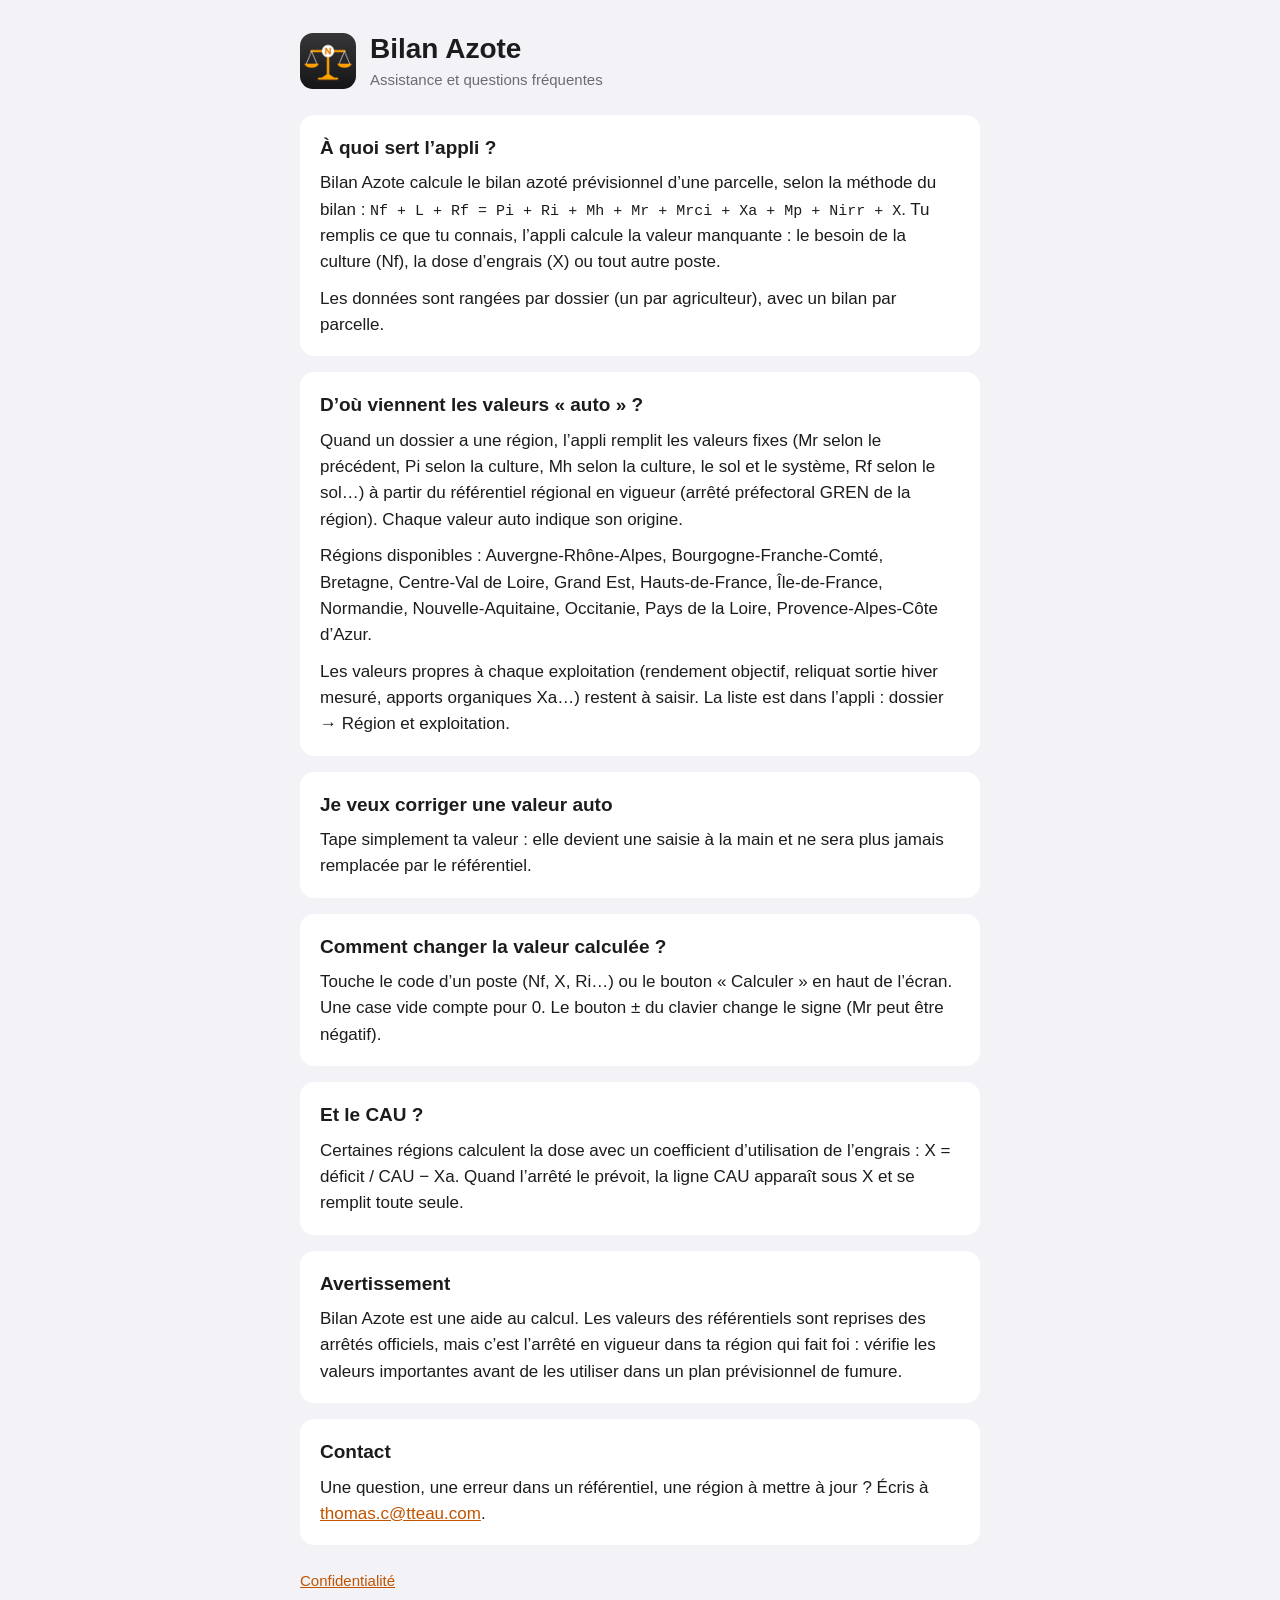
<file: index.html>
<!doctype html>
<html lang="fr">
<head>
<meta charset="utf-8">
<meta name="viewport" content="width=device-width, initial-scale=1">
<title>Bilan Azote · Assistance</title>
<link rel="stylesheet" href="style.css">
</head>
<body>
<main>
<header><img src="icon.png" alt=""><div><h1>Bilan Azote</h1><p class="sub">Assistance et questions fréquentes</p></div></header>

<section>
<h2>À quoi sert l’appli ?</h2>
<p>Bilan Azote calcule le bilan azoté prévisionnel d’une parcelle, selon la méthode du bilan : <code>Nf + L + Rf = Pi + Ri + Mh + Mr + Mrci + Xa + Mp + Nirr + X</code>. Tu remplis ce que tu connais, l’appli calcule la valeur manquante : le besoin de la culture (Nf), la dose d’engrais (X) ou tout autre poste.</p>
<p>Les données sont rangées par dossier (un par agriculteur), avec un bilan par parcelle.</p>
</section>

<section>
<h2>D’où viennent les valeurs « auto » ?</h2>
<p>Quand un dossier a une région, l’appli remplit les valeurs fixes (Mr selon le précédent, Pi selon la culture, Mh selon la culture, le sol et le système, Rf selon le sol…) à partir du référentiel régional en vigueur (arrêté préfectoral GREN de la région). Chaque valeur auto indique son origine.</p>
<p>Régions disponibles : Auvergne-Rhône-Alpes, Bourgogne-Franche-Comté, Bretagne, Centre-Val de Loire, Grand Est, Hauts-de-France, Île-de-France, Normandie, Nouvelle-Aquitaine, Occitanie, Pays de la Loire, Provence-Alpes-Côte d’Azur.</p>
<p>Les valeurs propres à chaque exploitation (rendement objectif, reliquat sortie hiver mesuré, apports organiques Xa…) restent à saisir. La liste est dans l’appli : dossier → Région et exploitation.</p>
</section>

<section>
<h2>Je veux corriger une valeur auto</h2>
<p>Tape simplement ta valeur : elle devient une saisie à la main et ne sera plus jamais remplacée par le référentiel.</p>
</section>

<section>
<h2>Comment changer la valeur calculée ?</h2>
<p>Touche le code d’un poste (Nf, X, Ri…) ou le bouton « Calculer » en haut de l’écran. Une case vide compte pour 0. Le bouton ± du clavier change le signe (Mr peut être négatif).</p>
</section>

<section>
<h2>Et le CAU ?</h2>
<p>Certaines régions calculent la dose avec un coefficient d’utilisation de l’engrais : X = déficit / CAU − Xa. Quand l’arrêté le prévoit, la ligne CAU apparaît sous X et se remplit toute seule.</p>
</section>

<section>
<h2>Avertissement</h2>
<p>Bilan Azote est une aide au calcul. Les valeurs des référentiels sont reprises des arrêtés officiels, mais c’est l’arrêté en vigueur dans ta région qui fait foi : vérifie les valeurs importantes avant de les utiliser dans un plan prévisionnel de fumure.</p>
</section>

<section>
<h2>Contact</h2>
<p>Une question, une erreur dans un référentiel, une région à mettre à jour ? Écris à <a href="mailto:thomas.c@tteau.com">thomas.c@tteau.com</a>.</p>
</section>

<nav><a href="confidentialite.html">Confidentialité</a></nav>
</main>
</body>
</html>
</file>
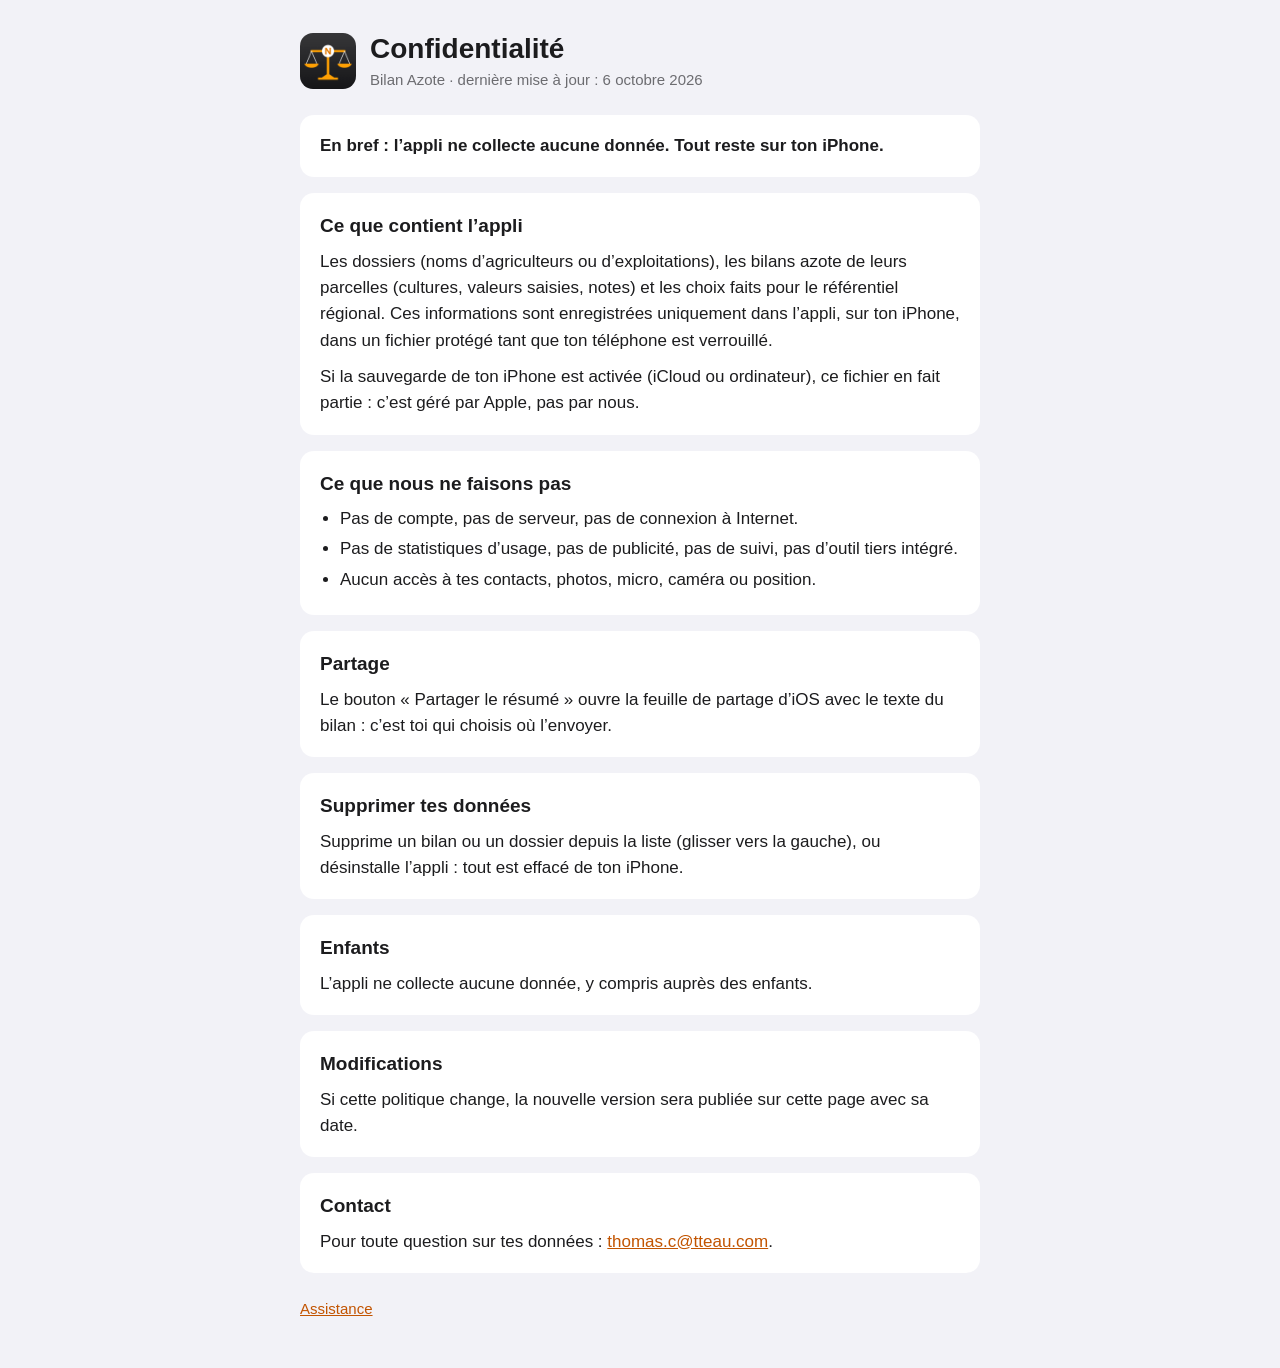
<file: confidentialite.html>
<!doctype html>
<html lang="fr">
<head>
<meta charset="utf-8">
<meta name="viewport" content="width=device-width, initial-scale=1">
<title>Bilan Azote · Confidentialité</title>
<link rel="stylesheet" href="style.css">
</head>
<body>
<main>
<header><img src="icon.png" alt=""><div><h1>Confidentialité</h1><p class="sub">Bilan Azote · dernière mise à jour : 6 octobre 2026</p></div></header>

<section><p class="lead">En bref : l’appli ne collecte aucune donnée. Tout reste sur ton iPhone.</p></section>

<section>
<h2>Ce que contient l’appli</h2>
<p>Les dossiers (noms d’agriculteurs ou d’exploitations), les bilans azote de leurs parcelles (cultures, valeurs saisies, notes) et les choix faits pour le référentiel régional. Ces informations sont enregistrées uniquement dans l’appli, sur ton iPhone, dans un fichier protégé tant que ton téléphone est verrouillé.</p>
<p>Si la sauvegarde de ton iPhone est activée (iCloud ou ordinateur), ce fichier en fait partie : c’est géré par Apple, pas par nous.</p>
</section>

<section>
<h2>Ce que nous ne faisons pas</h2>
<ul>
<li>Pas de compte, pas de serveur, pas de connexion à Internet.</li>
<li>Pas de statistiques d’usage, pas de publicité, pas de suivi, pas d’outil tiers intégré.</li>
<li>Aucun accès à tes contacts, photos, micro, caméra ou position.</li>
</ul>
</section>

<section>
<h2>Partage</h2>
<p>Le bouton « Partager le résumé » ouvre la feuille de partage d’iOS avec le texte du bilan : c’est toi qui choisis où l’envoyer.</p>
</section>

<section>
<h2>Supprimer tes données</h2>
<p>Supprime un bilan ou un dossier depuis la liste (glisser vers la gauche), ou désinstalle l’appli : tout est effacé de ton iPhone.</p>
</section>

<section>
<h2>Enfants</h2>
<p>L’appli ne collecte aucune donnée, y compris auprès des enfants.</p>
</section>

<section>
<h2>Modifications</h2>
<p>Si cette politique change, la nouvelle version sera publiée sur cette page avec sa date.</p>
</section>

<section>
<h2>Contact</h2>
<p>Pour toute question sur tes données : <a href="mailto:thomas.c@tteau.com">thomas.c@tteau.com</a>.</p>
</section>

<nav><a href="index.html">Assistance</a></nav>
</main>
</body>
</html>
</file>
<file: style.css>
:root{--bg:#F2F2F7;--card:#FFFFFF;--fg:#1C1C1E;--muted:#6C6C70;--tint:#C25400;--sep:rgba(60,60,67,.18)}
@media (prefers-color-scheme:dark){:root{--bg:#000;--card:#1C1C1E;--fg:#F2F2F7;--muted:#AEAEB2;--tint:#FF9F0A;--sep:rgba(84,84,88,.6)}}
*{box-sizing:border-box}
body{margin:0;background:var(--bg);color:var(--fg);font:17px/1.55 -apple-system,BlinkMacSystemFont,"SF Pro Text","Segoe UI",Roboto,Helvetica,Arial,sans-serif;padding:32px 16px 48px}
main{max-width:680px;margin:0 auto}
header{display:flex;align-items:center;gap:14px;margin-bottom:24px}
header img{width:56px;height:56px;border-radius:13px}
h1{font-size:28px;line-height:1.2;margin:0}
.sub{color:var(--muted);margin:2px 0 0;font-size:15px}
section{background:var(--card);border-radius:14px;padding:18px 20px;margin:0 0 16px}
h2{font-size:19px;margin:0 0 8px}
p{margin:0 0 10px}p:last-child{margin-bottom:0}
ul{margin:0;padding-left:20px}li{margin:4px 0}
a{color:var(--tint)}
.lead{font-weight:600}
nav{display:flex;gap:16px;margin-top:24px;font-size:15px}
code{font:15px ui-monospace,Menlo,monospace}
</file>
